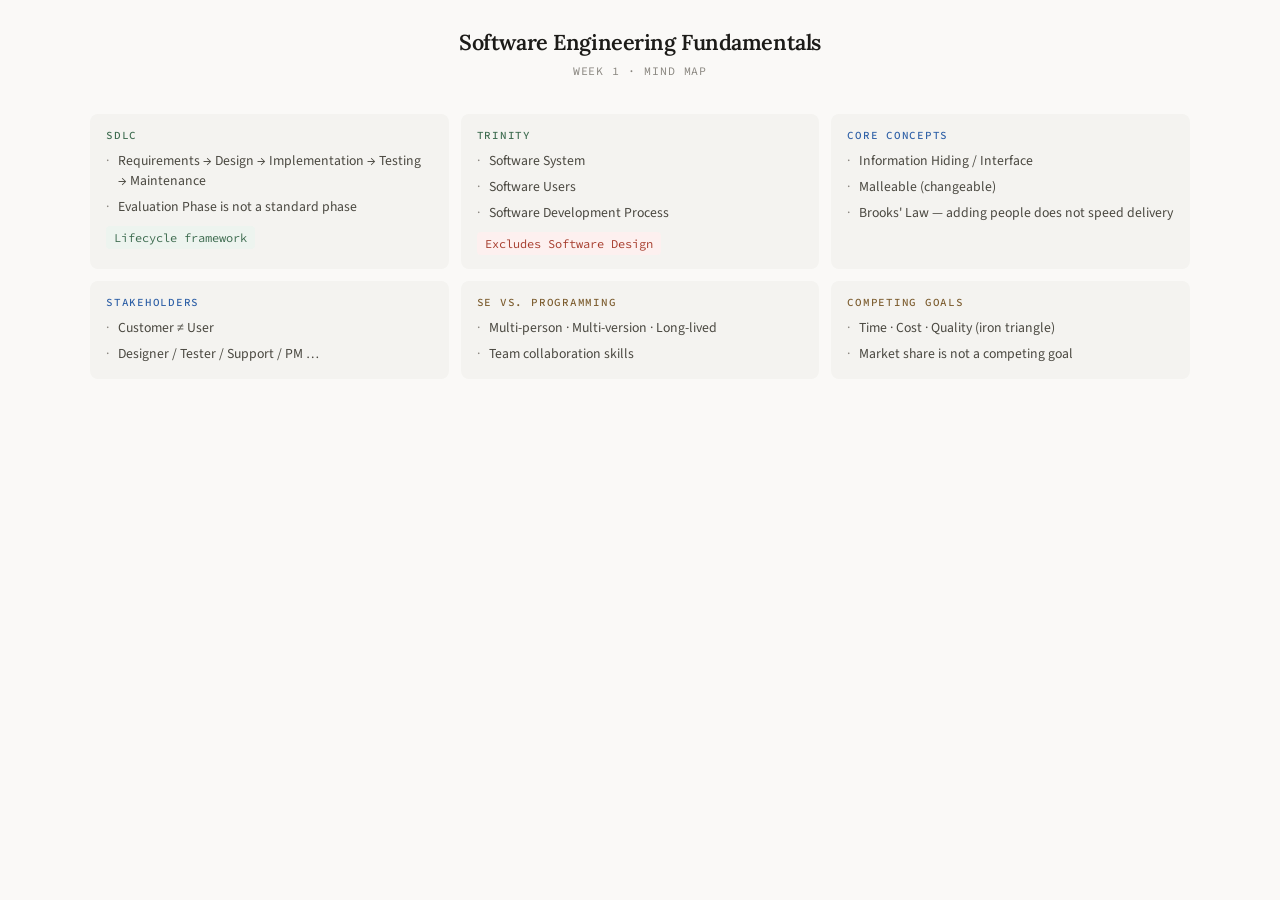
<file: mindmap/week_1_introduction_software_engineering_mindmap_en.html>
<!DOCTYPE html>
<html lang="en">
<head>
<meta charset="UTF-8">
<meta name="viewport" content="width=device-width, initial-scale=1">
<title>Week 1 · SE Fundamentals · Mind Map</title>
<style>
@import url('https://fonts.googleapis.com/css2?family=Lora:wght@500;600&family=Source+Sans+3:wght@400;500&family=Source+Code+Pro:wght@500&display=swap');
*,*::before,*::after{box-sizing:border-box;margin:0;padding:0;}
:root{
  --bg:#faf9f7;--text:#1c1b18;--muted:#8a8780;
  --accent:#3d6b4f;--accent-soft:#edf4ef;
  --blue:#2d5fa6;--blue-soft:#ebf1fb;
  --amber:#7c5c2e;--amber-soft:#fdf4e7;
  --red:#a63d2d;--red-soft:#fdf0ef;
  --surface2:#f4f3f0;--radius:8px;
}
body{font-family:'Source Sans 3',sans-serif;background:var(--bg);color:var(--text);min-height:100vh;padding:28px 16px 48px;}
.wrap{max-width:1100px;margin:0 auto;}
h1{font-family:'Lora',serif;font-size:1.35rem;font-weight:600;text-align:center;margin-bottom:8px;letter-spacing:-0.02em;}
.sub{font-family:'Source Code Pro',monospace;font-size:0.72rem;color:var(--muted);text-align:center;text-transform:uppercase;letter-spacing:0.08em;margin-bottom:36px;}
.center{display:flex;justify-content:center;margin-bottom:28px;}
.root{
  font-family:'Lora',serif;font-size:1rem;font-weight:600;
  background:var(--text);color:#faf9f7;padding:12px 28px;border-radius:999px;
}
.grid{
  display:grid;
  grid-template-columns:repeat(3,1fr);
  gap:12px;
}
.cluster{
  background:var(--surface2);border-radius:var(--radius);padding:14px 16px;
}
.cluster h2{
  font-family:'Source Code Pro',monospace;font-size:0.68rem;font-weight:500;text-transform:uppercase;letter-spacing:0.07em;color:var(--muted);margin-bottom:10px;
}
.cluster ul{list-style:none;display:flex;flex-direction:column;gap:6px;}
.cluster li{font-size:0.86rem;color:#4a4840;line-height:1.45;padding-left:12px;position:relative;}
.cluster li::before{content:'·';position:absolute;left:0;color:var(--muted);}
.cluster.accent h2{color:var(--accent);}
.cluster.accent .tag{display:inline-block;margin-top:8px;font-size:0.75rem;background:var(--accent-soft);color:var(--accent);padding:4px 8px;border-radius:4px;font-family:'Source Code Pro',monospace;}
.cluster .tag.red{background:var(--red-soft);color:var(--red);}
.cluster.blue h2{color:var(--blue);}
.cluster.amber h2{color:var(--amber);}
</style>
</head>
<body>
<div class="wrap">
  <h1>Software Engineering Fundamentals</h1>
  <p class="sub">Week 1 · Mind map</p>
  <div class="grid">
    <div class="cluster accent">
      <h2>SDLC</h2>
      <ul>
        <li>Requirements → Design → Implementation → Testing → Maintenance</li>
        <li>Evaluation Phase is not a standard phase</li>
      </ul>
      <span class="tag">Lifecycle framework</span>
    </div>
    <div class="cluster accent">
      <h2>Trinity</h2>
      <ul>
        <li>Software System</li>
        <li>Software Users</li>
        <li>Software Development Process</li>
      </ul>
      <span class="tag red">Excludes Software Design</span>
    </div>
    <div class="cluster blue">
      <h2>Core concepts</h2>
      <ul>
        <li>Information Hiding / Interface</li>
        <li>Malleable (changeable)</li>
        <li>Brooks' Law — adding people does not speed delivery</li>
      </ul>
    </div>
    <div class="cluster blue">
      <h2>Stakeholders</h2>
      <ul>
        <li>Customer ≠ User</li>
        <li>Designer / Tester / Support / PM …</li>
      </ul>
    </div>
    <div class="cluster amber">
      <h2>SE vs. Programming</h2>
      <ul>
        <li>Multi-person · Multi-version · Long-lived</li>
        <li>Team collaboration skills</li>
      </ul>
    </div>
    <div class="cluster amber">
      <h2>Competing goals</h2>
      <ul>
        <li>Time · Cost · Quality (iron triangle)</li>
        <li>Market share is not a competing goal</li>
      </ul>
    </div>
  </div>
</div>
</body>
</html>
</file>
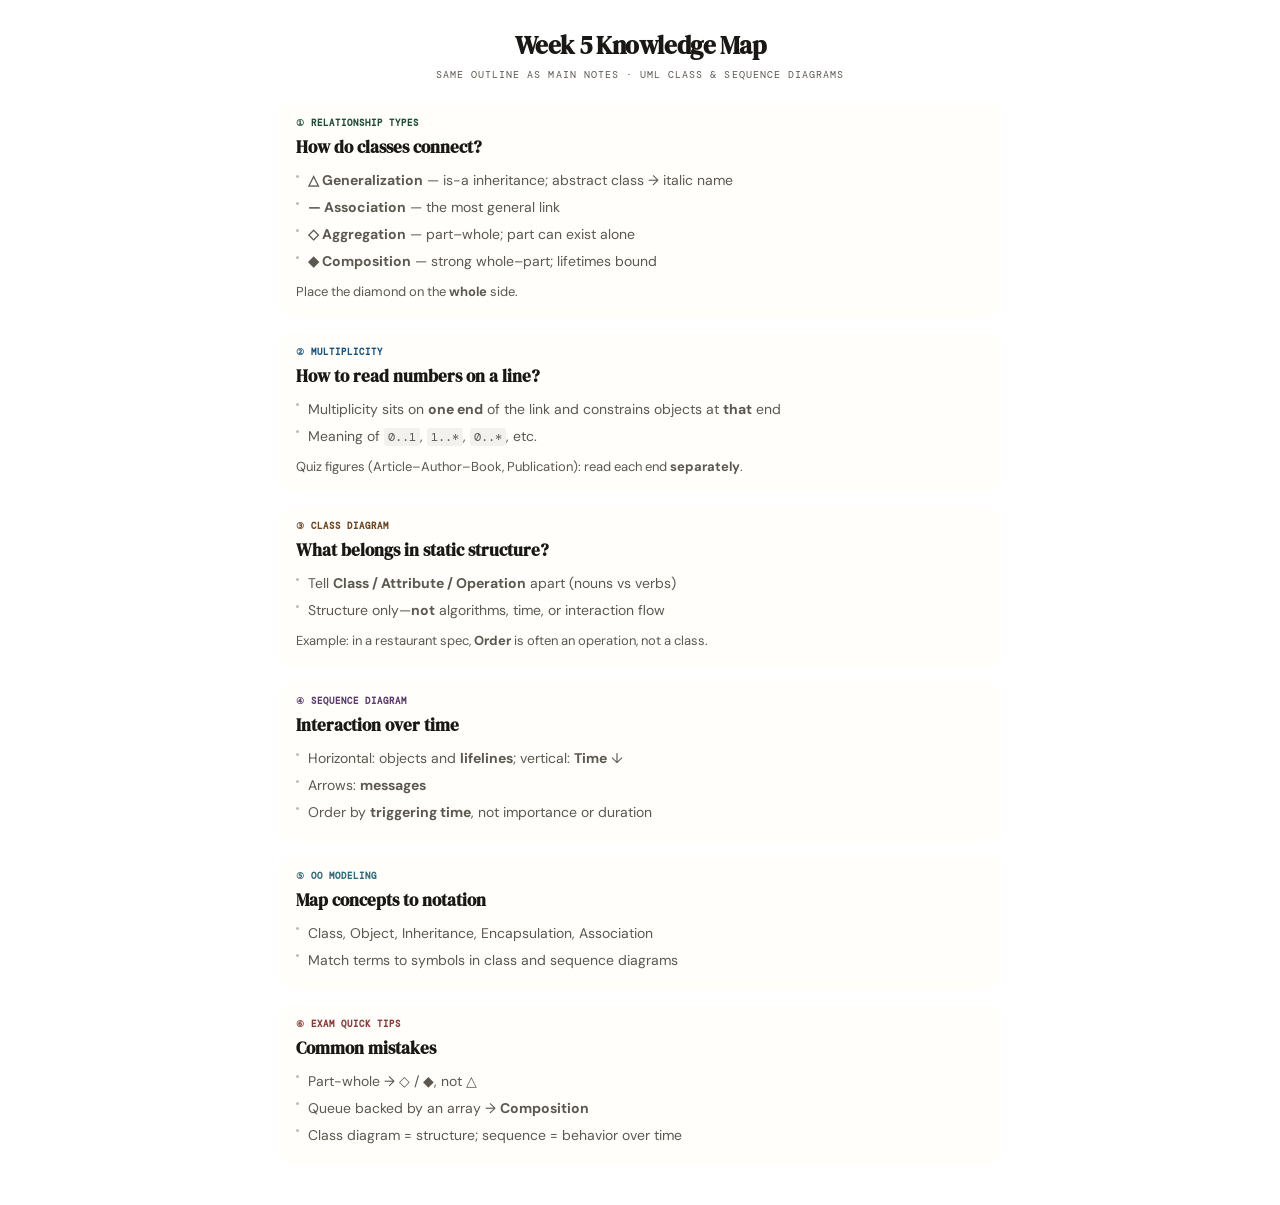
<file: mindmap/week_5_oo_patterns_part_1_mindmap_en.html>
<!DOCTYPE html>
<html lang="en">
<head>
<meta charset="UTF-8">
<meta name="viewport" content="width=device-width, initial-scale=1">
<title>Week 5 · UML Mind Map</title>
<style>
@import url('https://fonts.googleapis.com/css2?family=DM+Serif+Display&family=DM+Sans:wght@400;500;600&family=DM+Mono:wght@400;500&display=swap');
*,*::before,*::after{box-sizing:border-box;margin:0;padding:0;}
:root{
  --paper:#fffefb;
  --text:#1a1814;
  --muted:#5c5850;
  --c1:#1e4d3a; --c2:#1a5580; --c3:#6b4423;
  --c4:#5c3d6e; --c5:#2f6b7a; --c6:#8b3a3a;
}
html,body{background:transparent;}
body{
  font-family:'DM Sans',sans-serif;
  color:var(--text);
  min-height:100vh;
  padding:28px 16px 40px;
}
.map-wrap{max-width:720px;margin:0 auto;}
.map-head{text-align:center;margin-bottom:22px;}
.map-head h1{
  font-family:'DM Serif Display',serif;
  font-size:clamp(1.2rem,2.4vw,1.55rem);
  font-weight:600;
  letter-spacing:-0.02em;
}
.map-head p{
  font-family:'DM Mono',monospace;
  font-size:0.65rem;
  color:var(--muted);
  text-transform:uppercase;
  letter-spacing:0.1em;
  margin-top:6px;
}

.block-list{
  display:flex;
  flex-direction:column;
  gap:14px;
}
.block{
  background:var(--paper);
  border-radius:12px;
  padding:14px 16px 16px;
  border:none;
}
.tag{
  font-family:'DM Mono',monospace;
  font-size:0.58rem;
  font-weight:600;
  letter-spacing:0.11em;
  text-transform:uppercase;
  margin-bottom:8px;
}
.tag.t1{color:var(--c1);} .tag.t2{color:var(--c2);} .tag.t3{color:var(--c3);}
.tag.t4{color:var(--c4);} .tag.t5{color:var(--c5);} .tag.t6{color:var(--c6);}
.block h2{
  font-family:'DM Serif Display',serif;
  font-size:1.05rem;
  font-weight:600;
  line-height:1.3;
  margin-bottom:8px;
}
.block ul{
  list-style:none;
  font-size:0.875rem;
  line-height:1.5;
  color:var(--muted);
}
.block li{
  padding:3px 0 3px 12px;
  position:relative;
}
.block li::before{
  content:'';
  position:absolute;
  left:0;top:0.55em;
  width:3px;height:3px;
  border-radius:50%;
  background:currentColor;
  opacity:0.4;
}
.block .note{font-size:0.8125rem;color:var(--muted);margin-top:8px;line-height:1.45;}
.block code{font-family:'DM Mono',monospace;font-size:0.78rem;background:rgba(0,0,0,0.05);padding:1px 4px;border-radius:3px;}
</style>
</head>
<body>
<div class="map-wrap">
  <header class="map-head">
    <h1>Week 5 Knowledge Map</h1>
    <p>Same outline as main notes · UML class &amp; sequence diagrams</p>
  </header>

  <div class="block-list" aria-label="Week 5 UML topics">
    <section class="block">
      <div class="tag t1">① Relationship types</div>
      <h2>How do classes connect?</h2>
      <ul>
        <li><strong>△ Generalization</strong> — is-a inheritance; abstract class → italic name</li>
        <li><strong>— Association</strong> — the most general link</li>
        <li><strong>◇ Aggregation</strong> — part–whole; part can exist alone</li>
        <li><strong>◆ Composition</strong> — strong whole–part; lifetimes bound</li>
      </ul>
      <p class="note">Place the diamond on the <strong>whole</strong> side.</p>
    </section>

    <section class="block">
      <div class="tag t2">② Multiplicity</div>
      <h2>How to read numbers on a line?</h2>
      <ul>
        <li>Multiplicity sits on <strong>one end</strong> of the link and constrains objects at <strong>that</strong> end</li>
        <li>Meaning of <code>0..1</code>, <code>1..*</code>, <code>0..*</code>, etc.</li>
      </ul>
      <p class="note">Quiz figures (Article–Author–Book, Publication): read each end <strong>separately</strong>.</p>
    </section>

    <section class="block">
      <div class="tag t3">③ Class Diagram</div>
      <h2>What belongs in static structure?</h2>
      <ul>
        <li>Tell <strong>Class / Attribute / Operation</strong> apart (nouns vs verbs)</li>
        <li>Structure only—<strong>not</strong> algorithms, time, or interaction flow</li>
      </ul>
      <p class="note">Example: in a restaurant spec, <strong>Order</strong> is often an operation, not a class.</p>
    </section>

    <section class="block">
      <div class="tag t4">④ Sequence Diagram</div>
      <h2>Interaction over time</h2>
      <ul>
        <li>Horizontal: objects and <strong>lifelines</strong>; vertical: <strong>Time</strong> ↓</li>
        <li>Arrows: <strong>messages</strong></li>
        <li>Order by <strong>triggering time</strong>, not importance or duration</li>
      </ul>
    </section>

    <section class="block">
      <div class="tag t5">⑤ OO modeling</div>
      <h2>Map concepts to notation</h2>
      <ul>
        <li>Class, Object, Inheritance, Encapsulation, Association</li>
        <li>Match terms to symbols in class and sequence diagrams</li>
      </ul>
    </section>

    <section class="block">
      <div class="tag t6">⑥ Exam quick tips</div>
      <h2>Common mistakes</h2>
      <ul>
        <li>Part-whole → ◇ / ◆, not △</li>
        <li>Queue backed by an array → <strong>Composition</strong></li>
        <li>Class diagram = structure; sequence = behavior over time</li>
      </ul>
    </section>
  </div>
</div>
</body>
</html>
</file>
